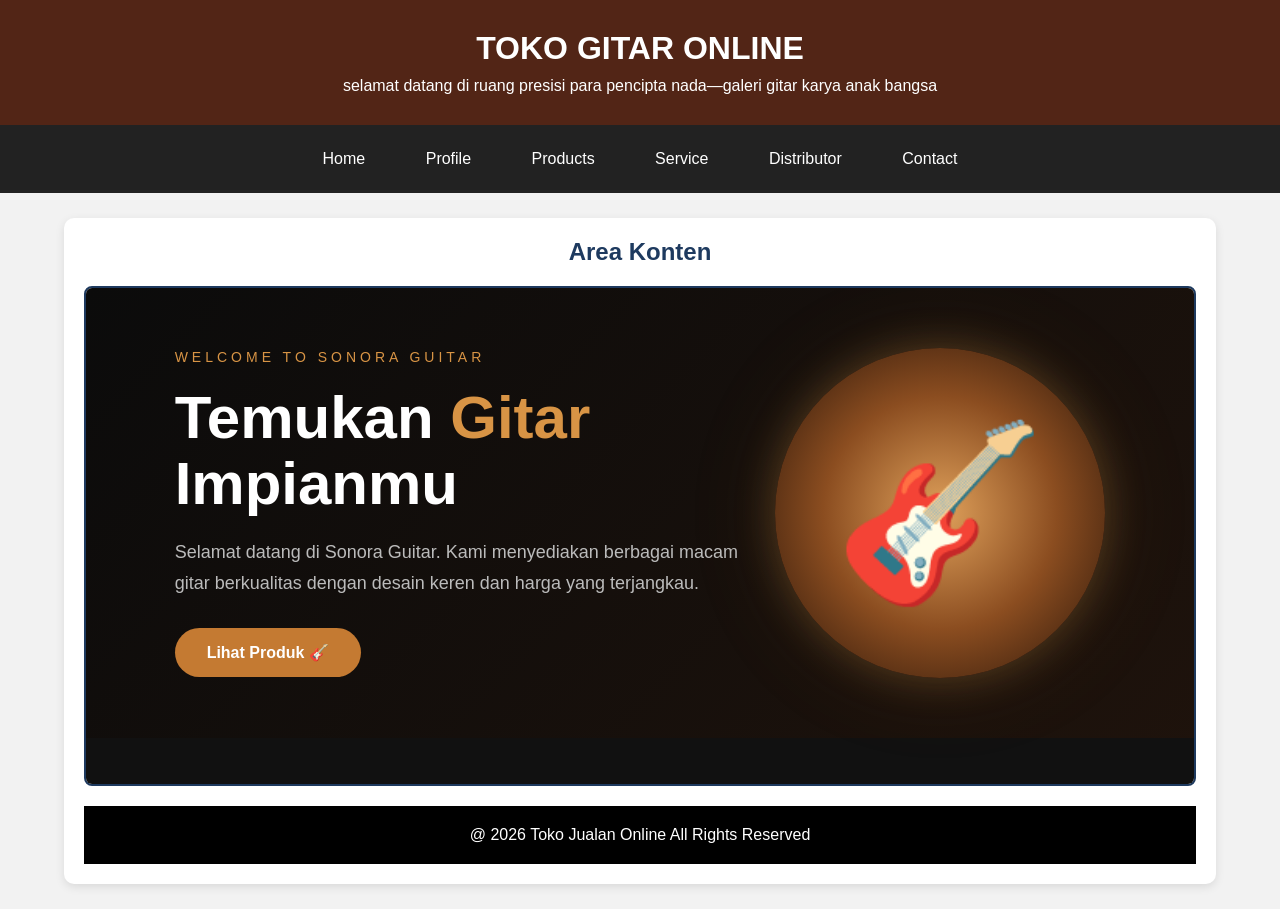
<file: index.html>
<html>
<head>

   <title> SONORA GUITAR || Index </title>

   <!-- Menghubungkan CSS -->
   <link rel="stylesheet" href="style.css">
</head>

<body>
 
   <!-- HEADER -->
   <header>
       <h1>TOKO GITAR ONLINE</h1>
       <p>selamat datang di ruang presisi para pencipta nada—galeri gitar karya anak bangsa</p>
   </header>
   <!-- MENU NAVIGASI -->
   <nav>
       <a href="home.html" target="konten">Home</a>
        <a href="profile.html" target="konten">Profile</a>  
        <a href="Products.html" target="konten">Products</a>
        <a href="service.html" target="konten">Service</a>
        <a href="distributor.html" target="konten">Distributor</a>   
        <a href="contact.html" target="konten">Contact</a>
   </nav>

   <!-- KONTEN -->
   <main>
    
       <h2>Area Konten</h2>
       <iframe 
           src="home.html"
           name="konten"
           title="Area Konten Website">
       </iframe>
        
       <!-- FOOTER -->
       <footer>
            <p>@ 2026 Toko Jualan Online All Rights Reserved</p>
</head>
</html>
</file>
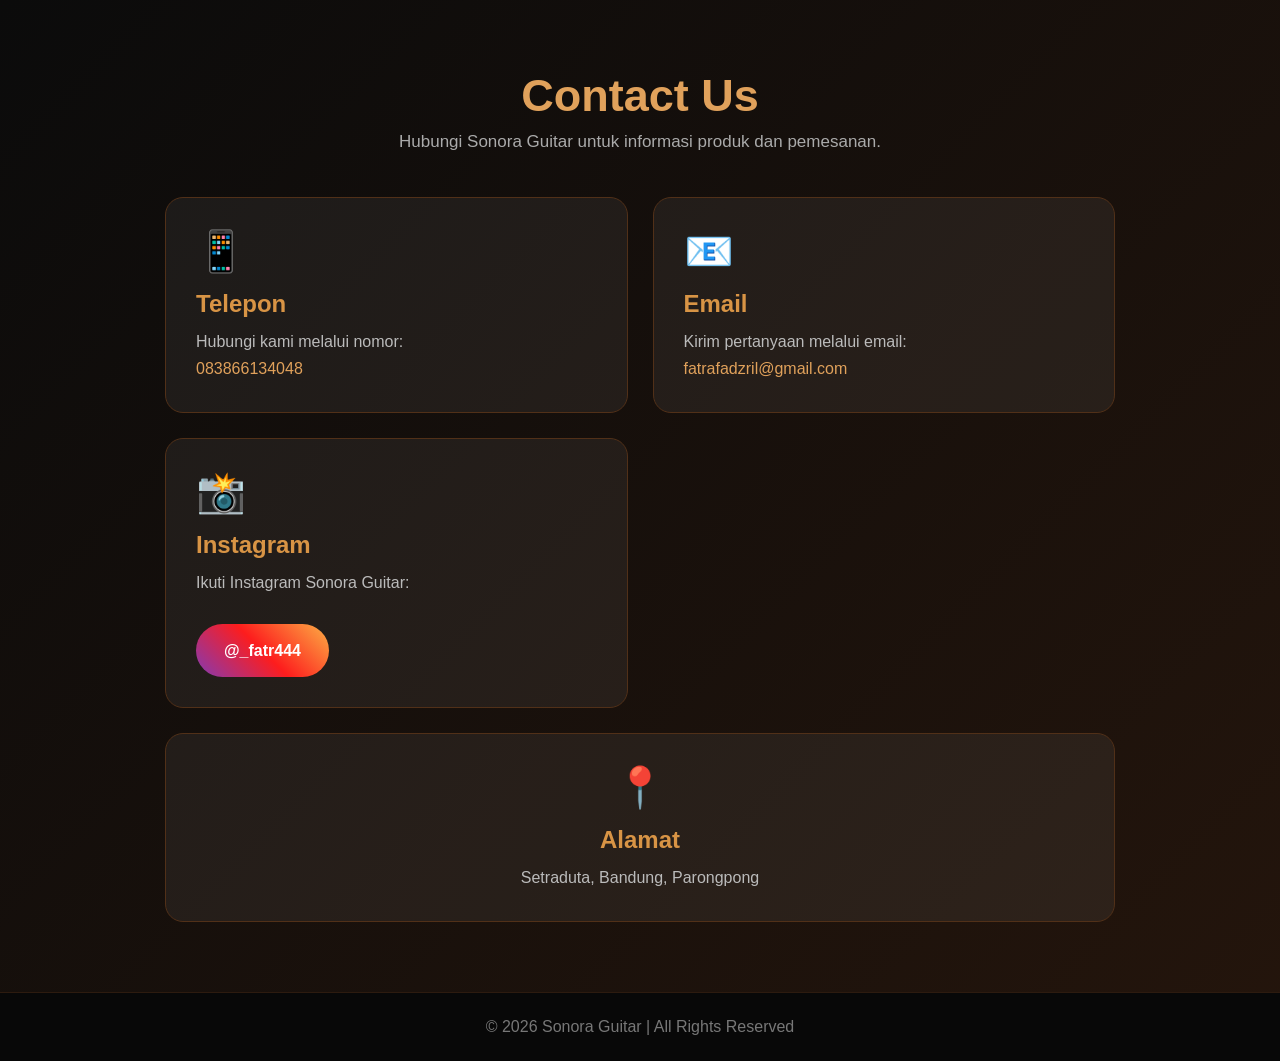
<file: contact.html>
<html>
<head>
    <title>Contact - Sonora Guitar</title>

    <style>
        * {
            margin: 0;
            padding: 0;
            box-sizing: border-box;
            font-family: Arial, sans-serif;
        }

        body {
            background: linear-gradient(135deg, #0b0b0b, #24150c);
            color: white;
        }

        .contact {
            padding: 70px 8%;
            text-align: center;
            min-height: 90vh;
        }

        .contact h1 {
            font-size: 45px;
            color: #e0a15b;
            margin-bottom: 10px;
        }

        .contact > p {
            color: #aaa;
            margin-bottom: 45px;
            font-size: 17px;
        }

        .contact-container {
            max-width: 950px;
            margin: auto;
            display: grid;
            grid-template-columns: repeat(2, 1fr);
            gap: 25px;
        }

        .card {
            background: rgba(255,255,255,0.06);
            border: 1px solid #513018;
            border-radius: 18px;
            padding: 30px;
            text-align: left;
            transition: 0.3s;
        }

        .card:hover {
            transform: translateY(-8px);
            border-color: #d89445;
            box-shadow: 0 15px 30px rgba(216,148,69,0.15);
        }

        .icon {
            font-size: 40px;
            margin-bottom: 15px;
        }

        .card h2 {
            color: #d89445;
            margin-bottom: 10px;
        }

        .card p {
            color: #bbb;
            line-height: 1.7;
        }

        .card a {
            color: #e0a15b;
            text-decoration: none;
            word-break: break-word;
        }

        .card a:hover {
            color: white;
        }

        .address {
            grid-column: span 2;
            text-align: center;
        }

        .social {
            margin-top: 40px;
        }

        .social h2 {
            color: #e0a15b;
            margin-bottom: 20px;
        }

        .instagram {
            display: inline-block;
            padding: 13px 28px;
            background: linear-gradient(45deg, #833ab4, #fd1d1d, #fcb045);
            color: white !important;
            border-radius: 30px;
            font-weight: bold;
            transition: 0.3s;
        }

        .instagram:hover {
            transform: scale(1.05);
            box-shadow: 0 10px 25px rgba(253,29,29,0.25);
        }

        footer {
            background: #080808;
            padding: 25px;
            text-align: center;
            color: #777;
            border-top: 1px solid #2d1b0f;
        }

        @media (max-width: 768px) {
            .contact h1 {
                font-size: 35px;
            }

            .contact-container {
                grid-template-columns: 1fr;
            }

            .address {
                grid-column: span 1;
            }
        }
    </style>
</head>

<body>

    <section class="contact">

        <h1>Contact Us</h1>

        <p>
            Hubungi Sonora Guitar untuk informasi produk dan pemesanan.
        </p>

        <div class="contact-container">

            <div class="card">
                <div class="icon">📱</div>

                <h2>Telepon</h2>

                <p>
                    Hubungi kami melalui nomor:
                    <br>
                    <a href="tel:083866134048">
                        083866134048
                    </a>
                </p>
            </div>


            <div class="card">
                <div class="icon">📧</div>

                <h2>Email</h2>

                <p>
                    Kirim pertanyaan melalui email:
                    <br>
                    <a href="mailto:fatrafadzril@gmail.com">
                        fatrafadzril@gmail.com
                    </a>
                </p>
            </div>


            <div class="card">
                <div class="icon">📸</div>

                <h2>Instagram</h2>

                <p>
                    Ikuti Instagram Sonora Guitar:
                    <br><br>

                    <a
                        href="https://instagram.com/_fatr444"
                        target="_blank"
                        class="instagram">
                        @_fatr444
                    </a>
                </p>
            </div>


            <div class="card address">
                <div class="icon">📍</div>

                <h2>Alamat</h2>

                <p>
                    Setraduta, Bandung, Parongpong
                </p>
            </div>

        </div>

    </section>


    <footer>
        <p>
            © 2026 Sonora Guitar | All Rights Reserved
        </p>
    </footer>

</body>
</html>
</file>
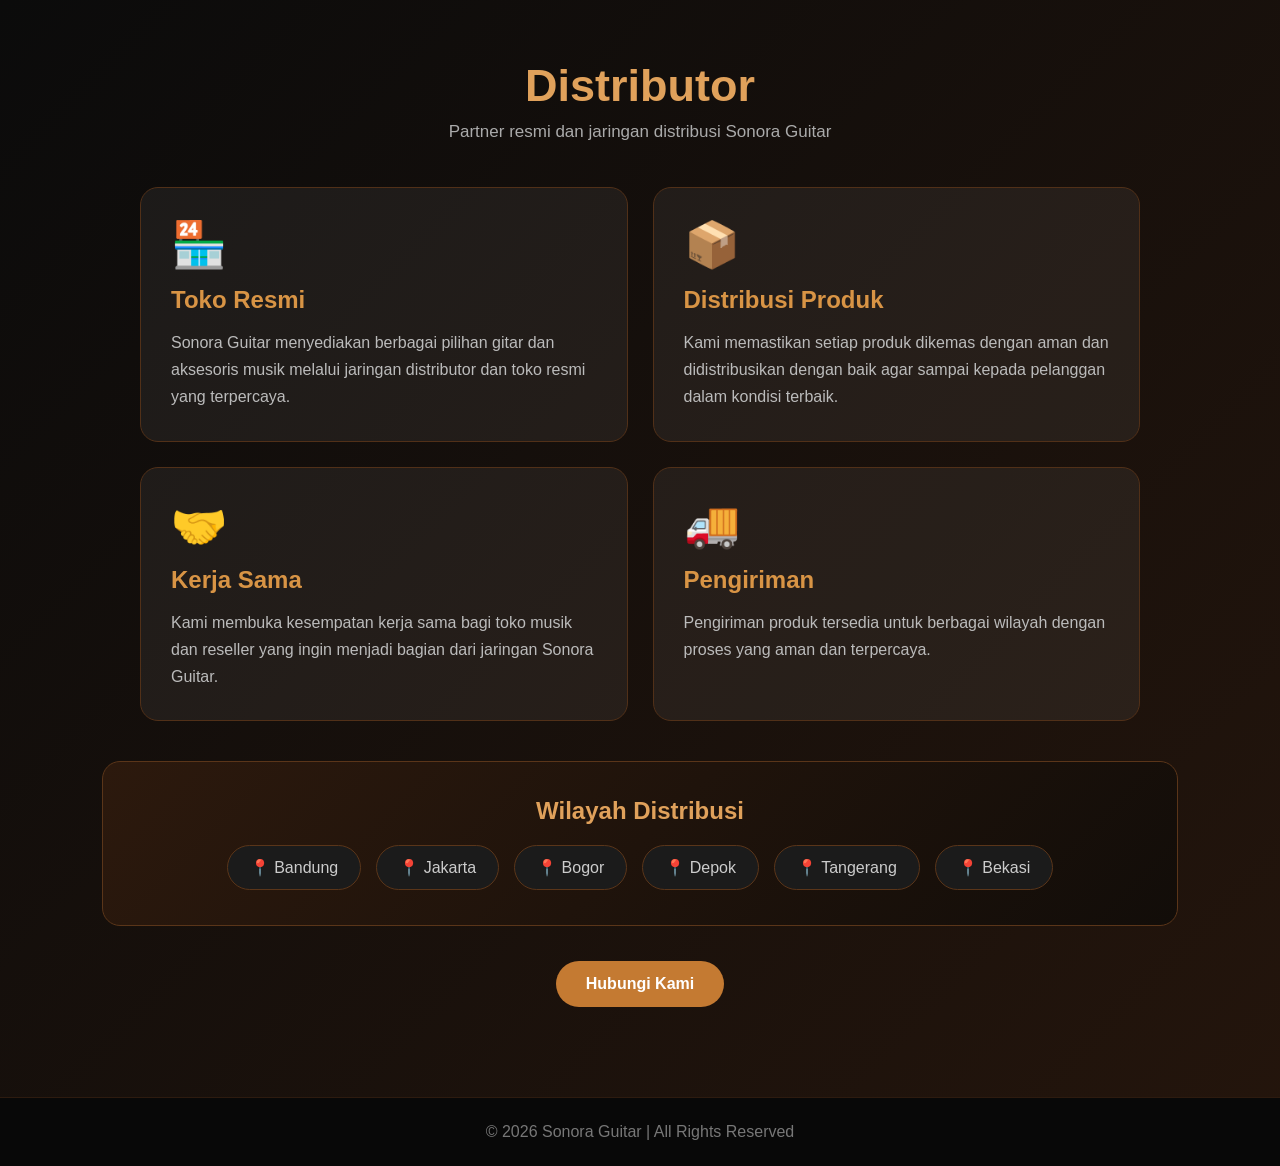
<file: distributor.html>
<html>
<head>
    <title>Distributor - Sonora Guitar</title>

    <style>
        * {
            margin: 0;
            padding: 0;
            box-sizing: border-box;
            font-family: Arial, sans-serif;
        }

        body {
            background: linear-gradient(135deg, #0b0b0b, #24150c);
            color: white;
        }

        .distributor {
            padding: 60px 8%;
            text-align: center;
        }

        .distributor h1 {
            font-size: 45px;
            color: #e0a15b;
            margin-bottom: 10px;
        }

        .subtitle {
            color: #aaa;
            font-size: 17px;
            margin-bottom: 45px;
        }

        /* CARD CONTAINER */
        .container {
            max-width: 1000px;
            margin: auto;
            display: grid;
            grid-template-columns: repeat(2, 1fr);
            gap: 25px;
        }

        /* CARD */
        .card {
            background: rgba(255,255,255,0.06);
            border: 1px solid #513018;
            border-radius: 18px;
            padding: 30px;
            text-align: left;
            transition: 0.3s;
        }

        .card:hover {
            transform: translateY(-8px);
            border-color: #d89445;
            box-shadow: 0 15px 30px rgba(216,148,69,0.15);
        }

        .icon {
            font-size: 45px;
            margin-bottom: 15px;
        }

        .card h2 {
            color: #d89445;
            margin-bottom: 15px;
        }

        .card p {
            color: #bbb;
            line-height: 1.7;
        }

        /* WILAYAH */
        .wilayah {
            margin-top: 40px;
            padding: 35px;
            background: linear-gradient(135deg, #2c190d, #120d09);
            border: 1px solid #5a3519;
            border-radius: 18px;
        }

        .wilayah h2 {
            color: #e0a15b;
            margin-bottom: 20px;
        }

        .wilayah-list {
            display: flex;
            justify-content: center;
            gap: 15px;
            flex-wrap: wrap;
        }

        .wilayah-item {
            padding: 12px 22px;
            background: #1b1b1b;
            border: 1px solid #5a3519;
            border-radius: 25px;
            color: #ccc;
            transition: 0.3s;
        }

        .wilayah-item:hover {
            background: #c47a32;
            color: white;
            transform: scale(1.05);
        }

        /* BUTTON */
        .button {
            display: inline-block;
            margin-top: 35px;
            padding: 14px 30px;
            background: #c47a32;
            color: white;
            text-decoration: none;
            border-radius: 30px;
            font-weight: bold;
            transition: 0.3s;
        }

        .button:hover {
            background: #e09a50;
            transform: translateY(-4px);
            box-shadow: 0 10px 25px rgba(216,148,69,0.25);
        }

        /* FOOTER */
        footer {
            background: #080808;
            padding: 25px;
            text-align: center;
            color: #777;
            margin-top: 30px;
            border-top: 1px solid #2d1b0f;
        }

        /* RESPONSIVE */
        @media (max-width: 768px) {

            .distributor h1 {
                font-size: 35px;
            }

            .container {
                grid-template-columns: 1fr;
            }

            .card {
                text-align: center;
            }
        }
    </style>
</head>

<body>

    <section class="distributor">

        <h1>Distributor</h1>

        <p class="subtitle">
            Partner resmi dan jaringan distribusi Sonora Guitar
        </p>


        <!-- INFORMASI -->
        <div class="container">

            <div class="card">

                <div class="icon">🏪</div>

                <h2>Toko Resmi</h2>

                <p>
                    Sonora Guitar menyediakan berbagai pilihan
                    gitar dan aksesoris musik melalui jaringan
                    distributor dan toko resmi yang terpercaya.
                </p>

            </div>


            <div class="card">

                <div class="icon">📦</div>

                <h2>Distribusi Produk</h2>

                <p>
                    Kami memastikan setiap produk dikemas dengan
                    aman dan didistribusikan dengan baik agar
                    sampai kepada pelanggan dalam kondisi terbaik.
                </p>

            </div>


            <div class="card">

                <div class="icon">🤝</div>

                <h2>Kerja Sama</h2>

                <p>
                    Kami membuka kesempatan kerja sama bagi toko
                    musik dan reseller yang ingin menjadi bagian
                    dari jaringan Sonora Guitar.
                </p>

            </div>


            <div class="card">

                <div class="icon">🚚</div>

                <h2>Pengiriman</h2>

                <p>
                    Pengiriman produk tersedia untuk berbagai
                    wilayah dengan proses yang aman dan
                    terpercaya.
                </p>

            </div>

        </div>


        <!-- WILAYAH -->
        <div class="wilayah">

            <h2>Wilayah Distribusi</h2>

            <div class="wilayah-list">

                <div class="wilayah-item">
                    📍 Bandung
                </div>

                <div class="wilayah-item">
                    📍 Jakarta
                </div>

                <div class="wilayah-item">
                    📍 Bogor
                </div>

                <div class="wilayah-item">
                    📍 Depok
                </div>

                <div class="wilayah-item">
                    📍 Tangerang
                </div>

                <div class="wilayah-item">
                    📍 Bekasi
                </div>

            </div>

        </div>


        <a href="contact.html" target="konten" class="button">
            Hubungi Kami
        </a>

    </section>


    <footer>
        <p>
            © 2026 Sonora Guitar | All Rights Reserved
        </p>
    </footer>

</body>
</html>
</file>
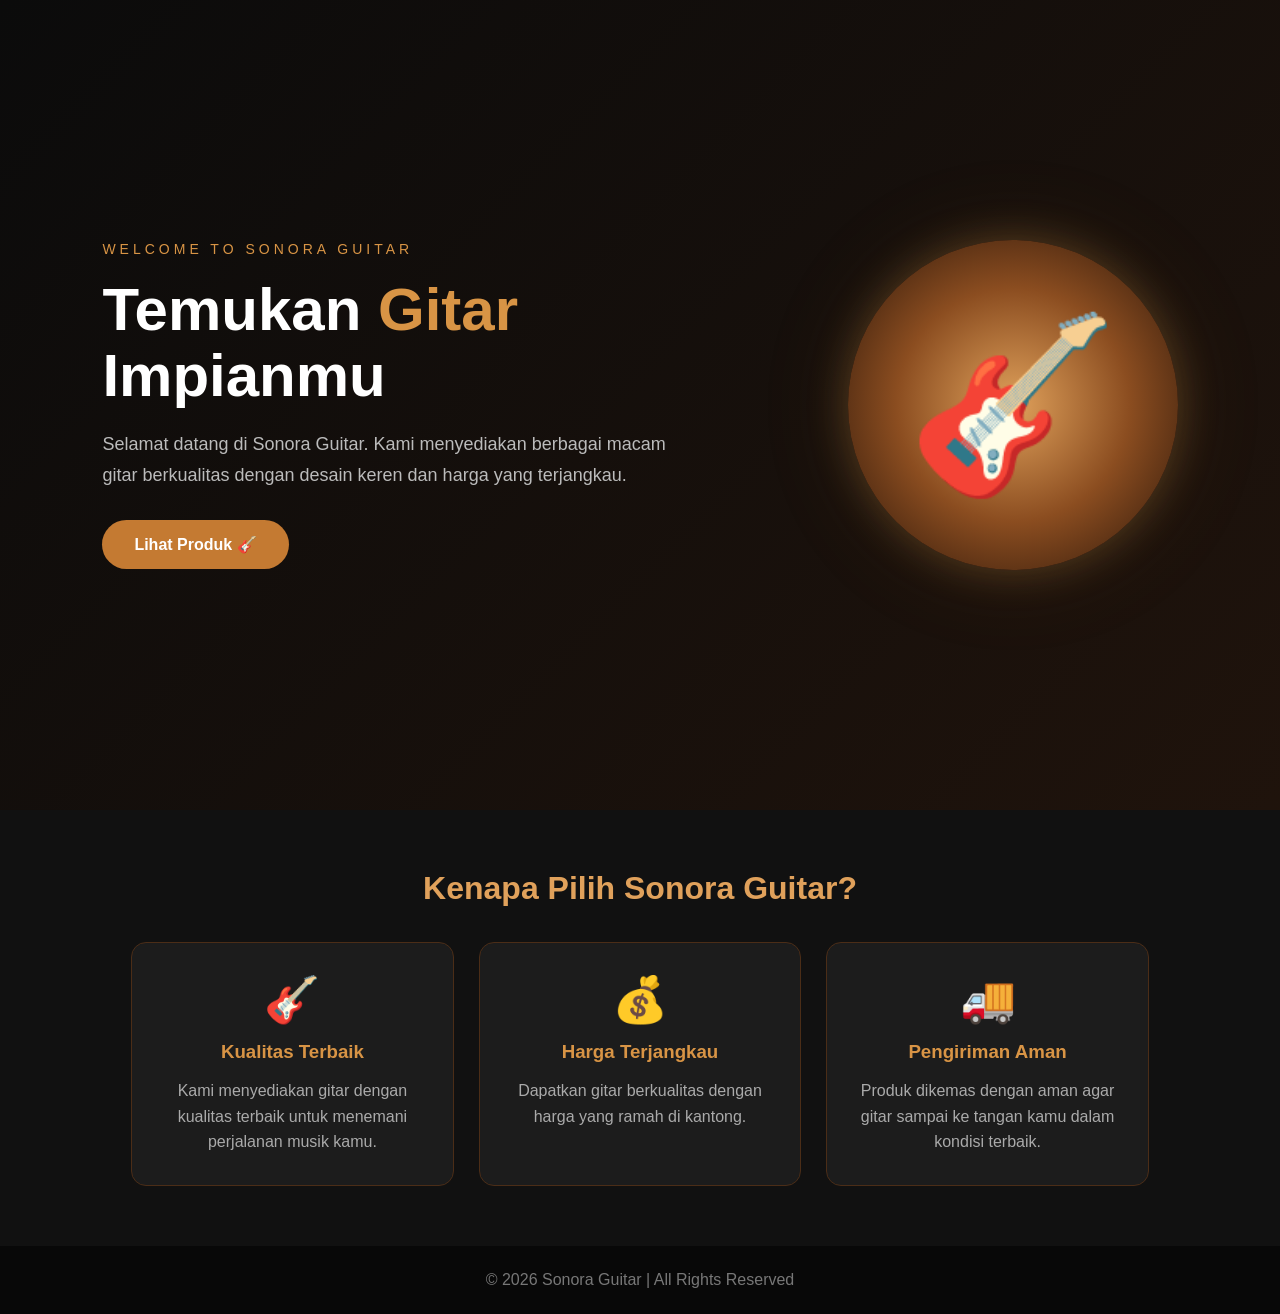
<file: home.html>
<html>
<head>
    <title>Home - Fatra Guitar</title>

    <style>
        * {
            margin: 0;
            padding: 0;
            box-sizing: border-box;
            font-family: Arial, sans-serif;
        }

        body {
            background: linear-gradient(135deg, #0b0b0b, #24150c);
            color: white;
        }

        .hero {
            min-height: 90vh;
            display: flex;
            align-items: center;
            justify-content: space-between;
            padding: 60px 8%;
        }

        .text {
            max-width: 600px;
        }

        .text small {
            color: #d89445;
            letter-spacing: 4px;
            font-size: 14px;
        }

        .text h1 {
            font-size: 60px;
            margin: 20px 0;
            line-height: 1.1;
        }

        .text h1 span {
            color: #d89445;
        }

        .text p {
            color: #bbb;
            font-size: 18px;
            line-height: 1.7;
            margin-bottom: 30px;
        }

        .button {
            display: inline-block;
            padding: 15px 32px;
            background: #c47a32;
            color: white;
            text-decoration: none;
            border-radius: 30px;
            font-weight: bold;
            transition: 0.3s;
        }

        .button:hover {
            background: #e09a50;
            transform: translateY(-5px);
            box-shadow: 0 10px 25px rgba(216,148,69,0.3);
        }

        .guitar {
            width: 330px;
            height: 330px;
            border-radius: 50%;
            background: radial-gradient(
                circle,
                #e0a15b,
                #8b4d20,
                #251208
            );

            display: flex;
            align-items: center;
            justify-content: center;

            font-size: 170px;

            box-shadow:
                0 0 40px rgba(216,148,69,0.3),
                0 0 100px rgba(216,148,69,0.1);

            animation: melayang 3s infinite ease-in-out;
        }

        @keyframes melayang {
            0%, 100% {
                transform: translateY(0);
            }

            50% {
                transform: translateY(-15px);
            }
        }

        .features {
            background: #111;
            padding: 60px 8%;
            text-align: center;
        }

        .features h2 {
            color: #e0a15b;
            font-size: 32px;
            margin-bottom: 35px;
        }

        .cards {
            display: flex;
            justify-content: center;
            gap: 25px;
        }

        .card {
            width: 30%;
            padding: 30px 20px;
            background: #1c1c1c;
            border-radius: 15px;
            border: 1px solid #4b2d17;
            transition: 0.3s;
        }

        .card:hover {
            transform: translateY(-10px);
            border-color: #d89445;
            box-shadow: 0 10px 30px rgba(216,148,69,0.15);
        }

        .card h3 {
            color: #d89445;
            margin: 15px 0;
        }

        .card p {
            color: #aaa;
            line-height: 1.6;
        }

        .icon {
            font-size: 45px;
        }

        footer {
            background: #080808;
            padding: 25px;
            text-align: center;
            color: #777;
        }

        @media (max-width: 768px) {
            .hero {
                flex-direction: column;
                text-align: center;
                gap: 50px;
            }

            .text h1 {
                font-size: 42px;
            }

            .guitar {
                width: 250px;
                height: 250px;
                font-size: 120px;
            }

            .cards {
                flex-direction: column;
            }

            .card {
                width: 100%;
            }
        }
    </style>
</head>

<body>

    <!-- HOME -->
    <section class="hero">

        <div class="text">

            <small>WELCOME TO SONORA GUITAR</small>

            <h1>
                Temukan <span>Gitar</span><br>
                Impianmu
            </h1>

            <p>
                Selamat datang di Sonora Guitar.
                Kami menyediakan berbagai macam gitar
                berkualitas dengan desain keren dan
                harga yang terjangkau.
            </p>

            <a href="Products.html" target="konten" class="button">
                Lihat Produk 🎸
            </a>

        </div>

        <div class="guitar">
            🎸
        </div>

    </section>


    <!-- KEUNGGULAN -->
    <section class="features">

        <h2>Kenapa Pilih Sonora Guitar?</h2>

        <div class="cards">

            <div class="card">
                <div class="icon">🎸</div>

                <h3>Kualitas Terbaik</h3>

                <p>
                    Kami menyediakan gitar dengan
                    kualitas terbaik untuk menemani
                    perjalanan musik kamu.
                </p>
            </div>


            <div class="card">
                <div class="icon">💰</div>

                <h3>Harga Terjangkau</h3>

                <p>
                    Dapatkan gitar berkualitas dengan
                    harga yang ramah di kantong.
                </p>
            </div>


            <div class="card">
                <div class="icon">🚚</div>

                <h3>Pengiriman Aman</h3>

                <p>
                    Produk dikemas dengan aman agar
                    gitar sampai ke tangan kamu
                    dalam kondisi terbaik.
                </p>
            </div>

        </div>

    </section>


    <footer>
        <p>
            © 2026 Sonora Guitar | All Rights Reserved
        </p>
    </footer>

</body>
</html>
</file>
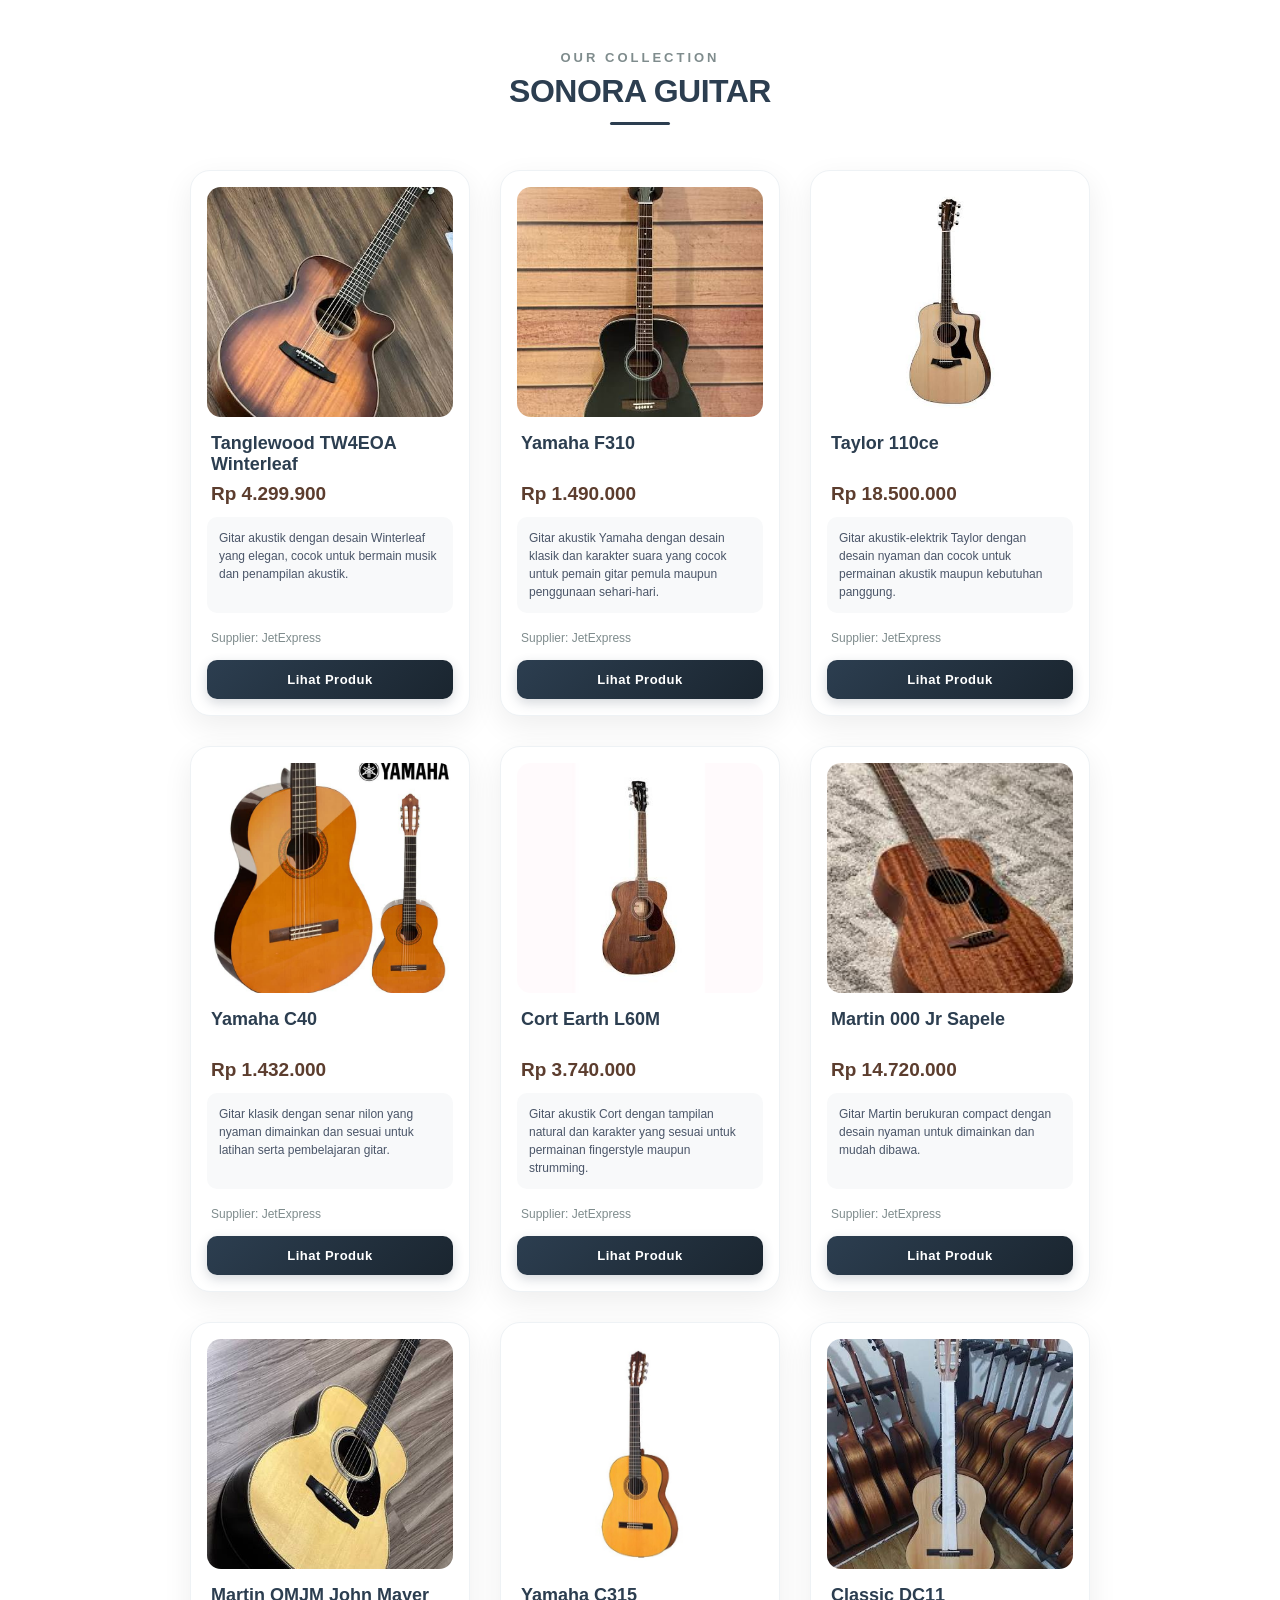
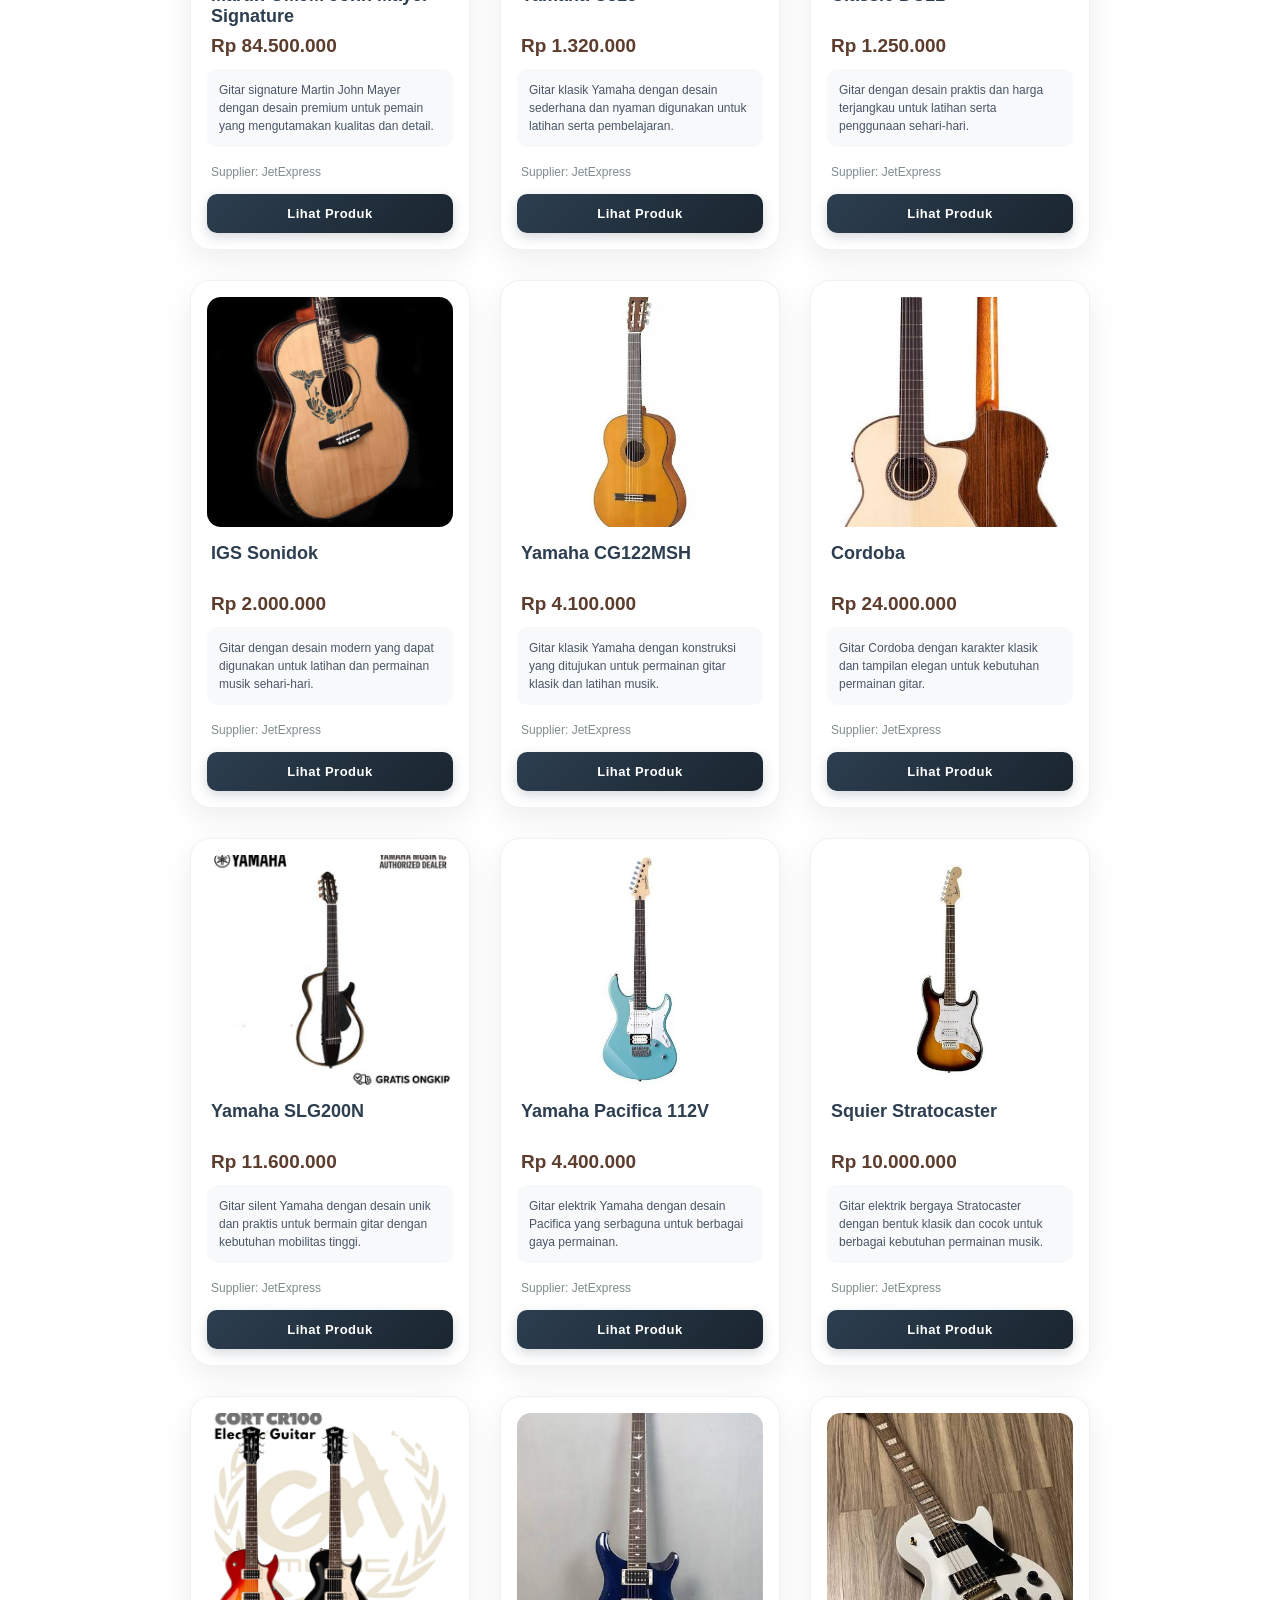
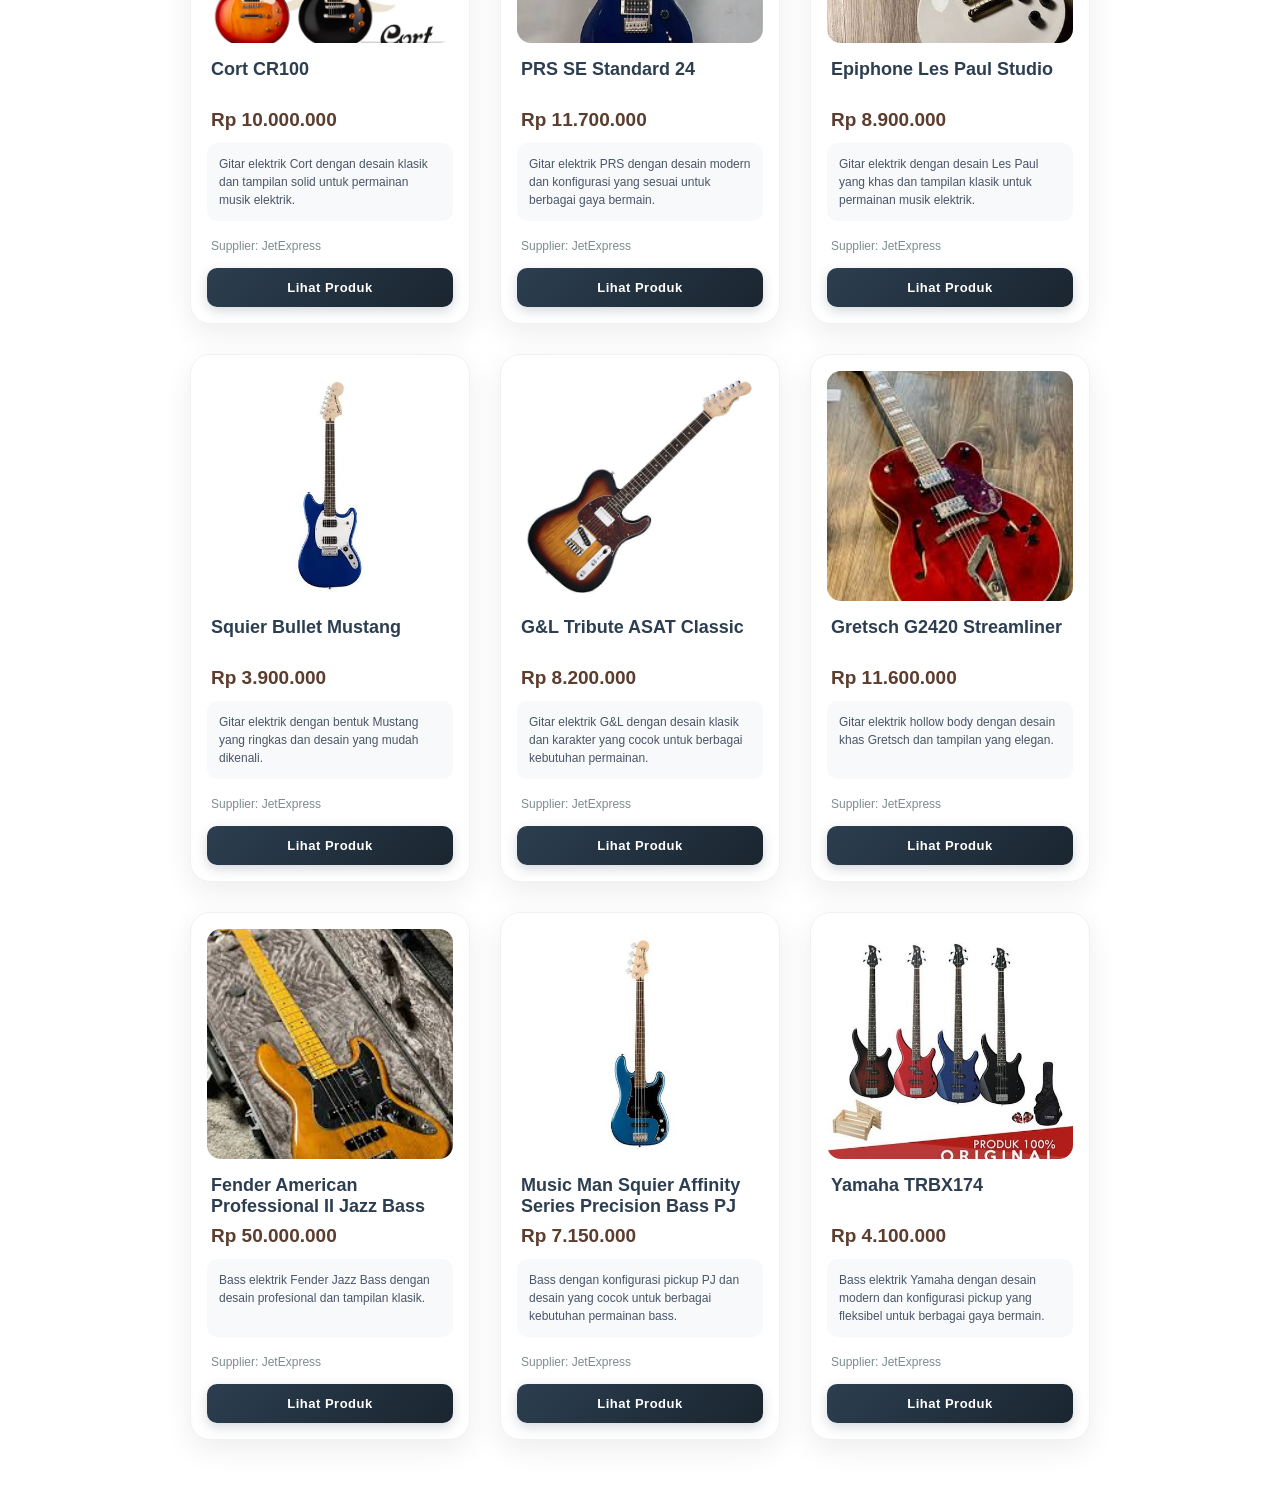
<file: Products.html>
<!DOCTYPE html>
<html lang="id">
<head>
    <meta charset="UTF-8">
    <meta name="viewport" content="width=device-width, initial-scale=1.0">
    <title>Situs Sonora Guitar</title>

    <style>
        * {
            box-sizing: border-box;
            margin: 0;
            padding: 0;
        }

        body {
            background-color: #ffffff;
            font-family: 'Montserrat', 'Segoe UI', sans-serif;
            text-align: center;
            padding: 50px 20px;
            color: #2c3e50;
        }

        .header-container {
            margin-bottom: 45px;
        }

        .sub-judul {
            color: #7f8c8d;
            font-size: 13px;
            font-weight: 600;
            letter-spacing: 3px;
            text-transform: uppercase;
            margin-bottom: 8px;
        }

        .judul-halaman {
            color: #2c3e50;
            font-size: 32px;
            font-weight: 700;
            letter-spacing: -0.5px;
        }

        .garis-penghias {
            width: 60px;
            height: 3px;
            background: #2c3e50;
            margin: 12px auto 0;
            border-radius: 2px;
        }

        .product-container {
            display: flex;
            flex-wrap: wrap;
            justify-content: center;
            gap: 30px;
            max-width: 1140px;
            margin: auto;
        }

        .product-card {
            background-color: #ffffff;
            width: 280px;
            padding: 16px;
            border-radius: 20px;
            box-shadow: 0px 10px 30px rgba(0, 0, 0, 0.07);
            display: flex;
            flex-direction: column;
            justify-content: space-between;
            text-align: left;
            transition: all 0.35s ease;
            border: 1px solid #eef2f5;
        }

        .product-card:hover {
            transform: translateY(-8px);
            box-shadow: 0px 18px 40px rgba(0, 0, 0, 0.12);
            border-color: rgba(44, 62, 80, 0.2);
        }

        .img-box {
            width: 100%;
            height: 230px;
            border-radius: 14px;
            overflow: hidden;
            margin-bottom: 16px;
            position: relative;
            background-color: #f5f5f5;
        }

        .product-card img {
            width: 100%;
            height: 100%;
            object-fit: cover;
            transition: transform 0.5s ease;
        }

        .product-card:hover img {
            transform: scale(1.06);
        }

        .product-card h3 {
            color: #2c3e50;
            font-size: 18px;
            font-weight: 600;
            margin-bottom: 6px;
            padding: 0 4px;
            min-height: 44px;
        }

        .price {
            color: #5c3d2e;
            font-weight: 700;
            font-size: 19px;
            margin-bottom: 12px;
            padding: 0 4px;
        }

        .description {
            color: #4a5568;
            font-size: 12px;
            background-color: #f8f9fa;
            padding: 12px;
            border-radius: 10px;
            margin-bottom: 18px;
            line-height: 1.5;
            flex-grow: 1;
            font-weight: 400;
        }

        .supplier {
            color: #7f8c8d;
            font-size: 12px;
            margin-bottom: 15px;
            padding: 0 4px;
        }

        .btn-buy {
            display: block;
            background: linear-gradient(135deg, #2c3e50, #1a252f);
            color: #ffffff;
            border: none;
            padding: 12px;
            border-radius: 10px;
            font-weight: 600;
            cursor: pointer;
            font-size: 13px;
            transition: all 0.3s ease;
            width: 100%;
            text-align: center;
            letter-spacing: 0.5px;
            text-decoration: none;
            box-shadow: 0 4px 12px rgba(44, 62, 80, 0.2);
        }

        .btn-buy:hover {
            background: linear-gradient(135deg, #1a252f, #0f171e);
            box-shadow: 0 6px 16px rgba(44, 62, 80, 0.35);
        }

        .btn-buy:active {
            transform: scale(0.98);
        }

        @media (max-width: 600px) {
            body {
                padding: 35px 15px;
            }

            .judul-halaman {
                font-size: 26px;
            }

            .product-container {
                gap: 20px;
            }

            .product-card {
                width: 100%;
                max-width: 340px;
            }
        }
    </style>
</head>

<body>

<div class="header-container">
    <div class="sub-judul">OUR COLLECTION</div>
    <h1 class="judul-halaman">SONORA GUITAR</h1>
    <div class="garis-penghias"></div>
</div>

<div class="product-container">

    <!-- Produk 1 -->
    <div class="product-card">
        <div class="img-box">
            <img src="winter.jpg" alt="Tanglewood TW4EOA Winterleaf">
        </div>
        <h3>Tanglewood TW4EOA Winterleaf</h3>
        <p class="price">Rp 4.299.900</p>
        <p class="description">
            Gitar akustik dengan desain Winterleaf yang elegan, cocok untuk bermain musik dan penampilan akustik.
        </p>
        <p class="supplier">Supplier: JetExpress</p>
        <a class="btn-buy" href="https://share.google/ZUczeq22jrNfUhyXF" target="_blank">
            Lihat Produk
        </a>
    </div>

    <!-- Produk 2 -->
    <div class="product-card">
        <div class="img-box">
            <img src="f310.jpg" alt="Yamaha F310">
        </div>
        <h3>Yamaha F310</h3>
        <p class="price">Rp 1.490.000</p>
        <p class="description">
            Gitar akustik Yamaha dengan desain klasik dan karakter suara yang cocok untuk pemain gitar pemula maupun penggunaan sehari-hari.
        </p>
        <p class="supplier">Supplier: JetExpress</p>
        <a class="btn-buy" href="https://share.google/JX0kqTWBLhdRhn2ho" target="_blank">
            Lihat Produk
        </a>
    </div>

    <!-- Produk 3 -->
    <div class="product-card">
        <div class="img-box">
            <img src="110ce.jpg" alt="Taylor 110ce">
        </div>
        <h3>Taylor 110ce</h3>
        <p class="price">Rp 18.500.000</p>
        <p class="description">
            Gitar akustik-elektrik Taylor dengan desain nyaman dan cocok untuk permainan akustik maupun kebutuhan panggung.
        </p>
        <p class="supplier">Supplier: JetExpress</p>
        <a class="btn-buy" href="https://share.google/9E2qV3miW6awn8nz3" target="_blank">
            Lihat Produk
        </a>
    </div>

    <!-- Produk 4 -->
    <div class="product-card">
        <div class="img-box">
            <img src="c40.jpg" alt="Yamaha C40">
        </div>
        <h3>Yamaha C40</h3>
        <p class="price">Rp 1.432.000</p>
        <p class="description">
            Gitar klasik dengan senar nilon yang nyaman dimainkan dan sesuai untuk latihan serta pembelajaran gitar.
        </p>
        <p class="supplier">Supplier: JetExpress</p>
        <a class="btn-buy" href="https://share.google/fnJ4xLYhOBPIToDl8" target="_blank">
            Lihat Produk
        </a>
    </div>

    <!-- Produk 5 -->
    <div class="product-card">
        <div class="img-box">
            <img src="l60m.jpg" alt="Cort Earth L60M">
        </div>
        <h3>Cort Earth L60M</h3>
        <p class="price">Rp 3.740.000</p>
        <p class="description">
            Gitar akustik Cort dengan tampilan natural dan karakter yang sesuai untuk permainan fingerstyle maupun strumming.
        </p>
        <p class="supplier">Supplier: JetExpress</p>
        <a class="btn-buy" href="https://share.google/xblxDPNJsh1SljJDJ" target="_blank">
            Lihat Produk
        </a>
    </div>

    <!-- Produk 6 -->
    <div class="product-card">
        <div class="img-box">
            <img src="martin.jpg" alt="Martin 000 Jr Sapele">
        </div>
        <h3>Martin 000 Jr Sapele</h3>
        <p class="price">Rp 14.720.000</p>
        <p class="description">
            Gitar Martin berukuran compact dengan desain nyaman untuk dimainkan dan mudah dibawa.
        </p>
        <p class="supplier">Supplier: JetExpress</p>
        <a class="btn-buy" href="https://share.google/0VGdfF4Nt8sZidc4X" target="_blank">
            Lihat Produk
        </a>
    </div>

    <!-- Produk 7 -->
    <div class="product-card">
        <div class="img-box">
            <img src="omjm.jpg" alt="Martin OMJM John Mayer Signature">
        </div>
        <h3>Martin OMJM John Mayer Signature</h3>
        <p class="price">Rp 84.500.000</p>
        <p class="description">
            Gitar signature Martin John Mayer dengan desain premium untuk pemain yang mengutamakan kualitas dan detail.
        </p>
        <p class="supplier">Supplier: JetExpress</p>
        <a class="btn-buy" href="https://share.google/AevAioV6INsfyFeVY" target="_blank">
            Lihat Produk
        </a>
    </div>

    <!-- Produk 8 -->
    <div class="product-card">
        <div class="img-box">
            <img src="c315.jpg" alt="Yamaha C315">
        </div>
        <h3>Yamaha C315</h3>
        <p class="price">Rp 1.320.000</p>
        <p class="description">
            Gitar klasik Yamaha dengan desain sederhana dan nyaman digunakan untuk latihan serta pembelajaran.
        </p>
        <p class="supplier">Supplier: JetExpress</p>
        <a class="btn-buy" href="https://share.google/c3RGDFxHZwsYs2tdB" target="_blank">
            Lihat Produk
        </a>
    </div>

    <!-- Produk 9 -->
    <div class="product-card">
        <div class="img-box">
            <img src="dc11.jpg" alt="Classic DC11">
        </div>
        <h3>Classic DC11</h3>
        <p class="price">Rp 1.250.000</p>
        <p class="description">
            Gitar dengan desain praktis dan harga terjangkau untuk latihan serta penggunaan sehari-hari.
        </p>
        <p class="supplier">Supplier: JetExpress</p>
        <a class="btn-buy" href="https://share.google/SIJfv7dVW83RhwqfU" target="_blank">
            Lihat Produk
        </a>
    </div>

    <!-- Produk 10 -->
    <div class="product-card">
        <div class="img-box">
            <img src="igs.jpg" alt="IGS Sonidok">
        </div>
        <h3>IGS Sonidok</h3>
        <p class="price">Rp 2.000.000</p>
        <p class="description">
            Gitar dengan desain modern yang dapat digunakan untuk latihan dan permainan musik sehari-hari.
        </p>
        <p class="supplier">Supplier: JetExpress</p>
        <a class="btn-buy" href="https://share.google/E8dbSvyidGzxYV5bE" target="_blank">
            Lihat Produk
        </a>
    </div>

    <!-- Produk 11 -->
    <div class="product-card">
        <div class="img-box">
            <img src="cg122.jpg" alt="Yamaha CG122MSH">
        </div>
        <h3>Yamaha CG122MSH</h3>
        <p class="price">Rp 4.100.000</p>
        <p class="description">
            Gitar klasik Yamaha dengan konstruksi yang ditujukan untuk permainan gitar klasik dan latihan musik.
        </p>
        <p class="supplier">Supplier: JetExpress</p>
        <a class="btn-buy" href="https://share.google/rXivkm7ffNdNf3f97" target="_blank">
            Lihat Produk
        </a>
    </div>

    <!-- Produk 12 -->
    <div class="product-card">
        <div class="img-box">
            <img src="cardoba.jpg" alt="Cordoba">
        </div>
        <h3>Cordoba</h3>
        <p class="price">Rp 24.000.000</p>
        <p class="description">
            Gitar Cordoba dengan karakter klasik dan tampilan elegan untuk kebutuhan permainan gitar.
        </p>
        <p class="supplier">Supplier: JetExpress</p>
        <a class="btn-buy" href="https://share.google/P4JXqavkXAPRNRZO7" target="_blank">
            Lihat Produk
        </a>
    </div>

    <!-- Produk 13 -->
    <div class="product-card">
        <div class="img-box">
            <img src="pytd.jpg" alt="Yamaha SLG200N">
        </div>
        <h3>Yamaha SLG200N</h3>
        <p class="price">Rp 11.600.000</p>
        <p class="description">
            Gitar silent Yamaha dengan desain unik dan praktis untuk bermain gitar dengan kebutuhan mobilitas tinggi.
        </p>
        <p class="supplier">Supplier: JetExpress</p>
        <a class="btn-buy" href="https://share.google/1iRrbO35eXX4yo2A5" target="_blank">
            Lihat Produk
        </a>
    </div>

    <!-- Produk 14 -->
    <div class="product-card">
        <div class="img-box">
            <img src="pac112.jpg" alt="Yamaha Pacifica 112V">
        </div>
        <h3>Yamaha Pacifica 112V</h3>
        <p class="price">Rp 4.400.000</p>
        <p class="description">
            Gitar elektrik Yamaha dengan desain Pacifica yang serbaguna untuk berbagai gaya permainan.
        </p>
        <p class="supplier">Supplier: JetExpress</p>
        <a class="btn-buy" href="https://share.google/b0DdCrsww8P7FaWuS" target="_blank">
            Lihat Produk
        </a>
    </div>

    <!-- Produk 15 -->
    <div class="product-card">
        <div class="img-box">
            <img src="bullet.jpg" alt="Squier Stratocaster">
        </div>
        <h3>Squier Stratocaster</h3>
        <p class="price">Rp 10.000.000</p>
        <p class="description">
            Gitar elektrik bergaya Stratocaster dengan bentuk klasik dan cocok untuk berbagai kebutuhan permainan musik.
        </p>
        <p class="supplier">Supplier: JetExpress</p>
        <a class="btn-buy" href="https://share.google/8mgVsxttowPmPpLnC" target="_blank">
            Lihat Produk
        </a>
    </div>

    <!-- Produk 16 -->
    <div class="product-card">
        <div class="img-box">
            <img src="cort.jpg" alt="Cort CR100">
        </div>
        <h3>Cort CR100</h3>
        <p class="price">Rp 10.000.000</p>
        <p class="description">
            Gitar elektrik Cort dengan desain klasik dan tampilan solid untuk permainan musik elektrik.
        </p>
        <p class="supplier">Supplier: JetExpress</p>
        <a class="btn-buy" href="https://share.google/tVXMUypAadyjmGZzW" target="_blank">
            Lihat Produk
        </a>
    </div>

    <!-- Produk 17 -->
    <div class="product-card">
        <div class="img-box">
            <img src="prs.jpg" alt="PRS SE Standard 24">
        </div>
        <h3>PRS SE Standard 24</h3>
        <p class="price">Rp 11.700.000</p>
        <p class="description">
            Gitar elektrik PRS dengan desain modern dan konfigurasi yang sesuai untuk berbagai gaya bermain.
        </p>
        <p class="supplier">Supplier: JetExpress</p>
        <a class="btn-buy" href="https://share.google/QwjaZJKte6G0oshp6" target="_blank">
            Lihat Produk
        </a>
    </div>

    <!-- Produk 18 -->
    <div class="product-card">
        <div class="img-box">
            <img src="paul.jpg" alt="Epiphone Les Paul Studio">
        </div>
        <h3>Epiphone Les Paul Studio</h3>
        <p class="price">Rp 8.900.000</p>
        <p class="description">
            Gitar elektrik dengan desain Les Paul yang khas dan tampilan klasik untuk permainan musik elektrik.
        </p>
        <p class="supplier">Supplier: JetExpress</p>
        <a class="btn-buy" href="https://share.google/L0TynxWGvDfWmI158" target="_blank">
            Lihat Produk
        </a>
    </div>

    <!-- Produk 19 -->
    <div class="product-card">
        <div class="img-box">
            <img src="mustang.jpg" alt="Squier Bullet Mustang">
        </div>
        <h3>Squier Bullet Mustang</h3>
        <p class="price">Rp 3.900.000</p>
        <p class="description">
            Gitar elektrik dengan bentuk Mustang yang ringkas dan desain yang mudah dikenali.
        </p>
        <p class="supplier">Supplier: JetExpress</p>
        <a class="btn-buy" href="https://share.google/mSHb3H6Wdqml4Gnyx" target="_blank">
            Lihat Produk
        </a>
    </div>

    <!-- Produk 20 -->
    <div class="product-card">
        <div class="img-box">
            <img src="gl.jpg" alt="G&L Tribute ASAT Classic">
        </div>
        <h3>G&amp;L Tribute ASAT Classic</h3>
        <p class="price">Rp 8.200.000</p>
        <p class="description">
            Gitar elektrik G&amp;L dengan desain klasik dan karakter yang cocok untuk berbagai kebutuhan permainan.
        </p>
        <p class="supplier">Supplier: JetExpress</p>
        <a class="btn-buy" href="https://share.google/hyZnnAlexK76R9MeK" target="_blank">
            Lihat Produk
        </a>
    </div>

    <!-- Produk 21 -->
    <div class="product-card">
        <div class="img-box">
            <img src="gre.jpg" alt="Gretsch G2420 Streamliner">
        </div>
        <h3>Gretsch G2420 Streamliner</h3>
        <p class="price">Rp 11.600.000</p>
        <p class="description">
            Gitar elektrik hollow body dengan desain khas Gretsch dan tampilan yang elegan.
        </p>
        <p class="supplier">Supplier: JetExpress</p>
        <a class="btn-buy" href="https://share.google/UMxn9RH0cxSRq74ed" target="_blank">
            Lihat Produk
        </a>
    </div>

    <!-- Produk 22 -->
    <div class="product-card">
        <div class="img-box">
            <img src="jazz.jpg" alt="Fender American Professional II Jazz Bass">
        </div>
        <h3>Fender American Professional II Jazz Bass</h3>
        <p class="price">Rp 50.000.000</p>
        <p class="description">
            Bass elektrik Fender Jazz Bass dengan desain profesional dan tampilan klasik.
        </p>
        <p class="supplier">Supplier: JetExpress</p>
        <a class="btn-buy" href="https://share.google/LIbdO5JBlZPerAyge" target="_blank">
            Lihat Produk
        </a>
    </div>

    <!-- Produk 23 -->
    <div class="product-card">
        <div class="img-box">
            <img src="pjb.jpg" alt="Music Man Squier Affinity Series Precision Bass PJ">
        </div>
        <h3>Music Man Squier Affinity Series Precision Bass PJ</h3>
        <p class="price">Rp 7.150.000</p>
        <p class="description">
            Bass dengan konfigurasi pickup PJ dan desain yang cocok untuk berbagai kebutuhan permainan bass.
        </p>
        <p class="supplier">Supplier: JetExpress</p>
        <a class="btn-buy" href="https://share.google/yyQQknFTvqOhBToYw" target="_blank">
            Lihat Produk
        </a>
    </div>

    <!-- Produk 24 -->
    <div class="product-card">
        <div class="img-box">
            <img src="trbx.jpg" alt="Yamaha TRBX174">
        </div>
        <h3>Yamaha TRBX174</h3>
        <p class="price">Rp 4.100.000</p>
        <p class="description">
            Bass elektrik Yamaha dengan desain modern dan konfigurasi pickup yang fleksibel untuk berbagai gaya bermain.
        </p>
        <p class="supplier">Supplier: JetExpress</p>
        <a class="btn-buy" href="https://share.google/uyQseXWDPdaYGCiZv" target="_blank">
            Lihat Produk
        </a>
    </div>

</div>

</body>
</html>
</file>
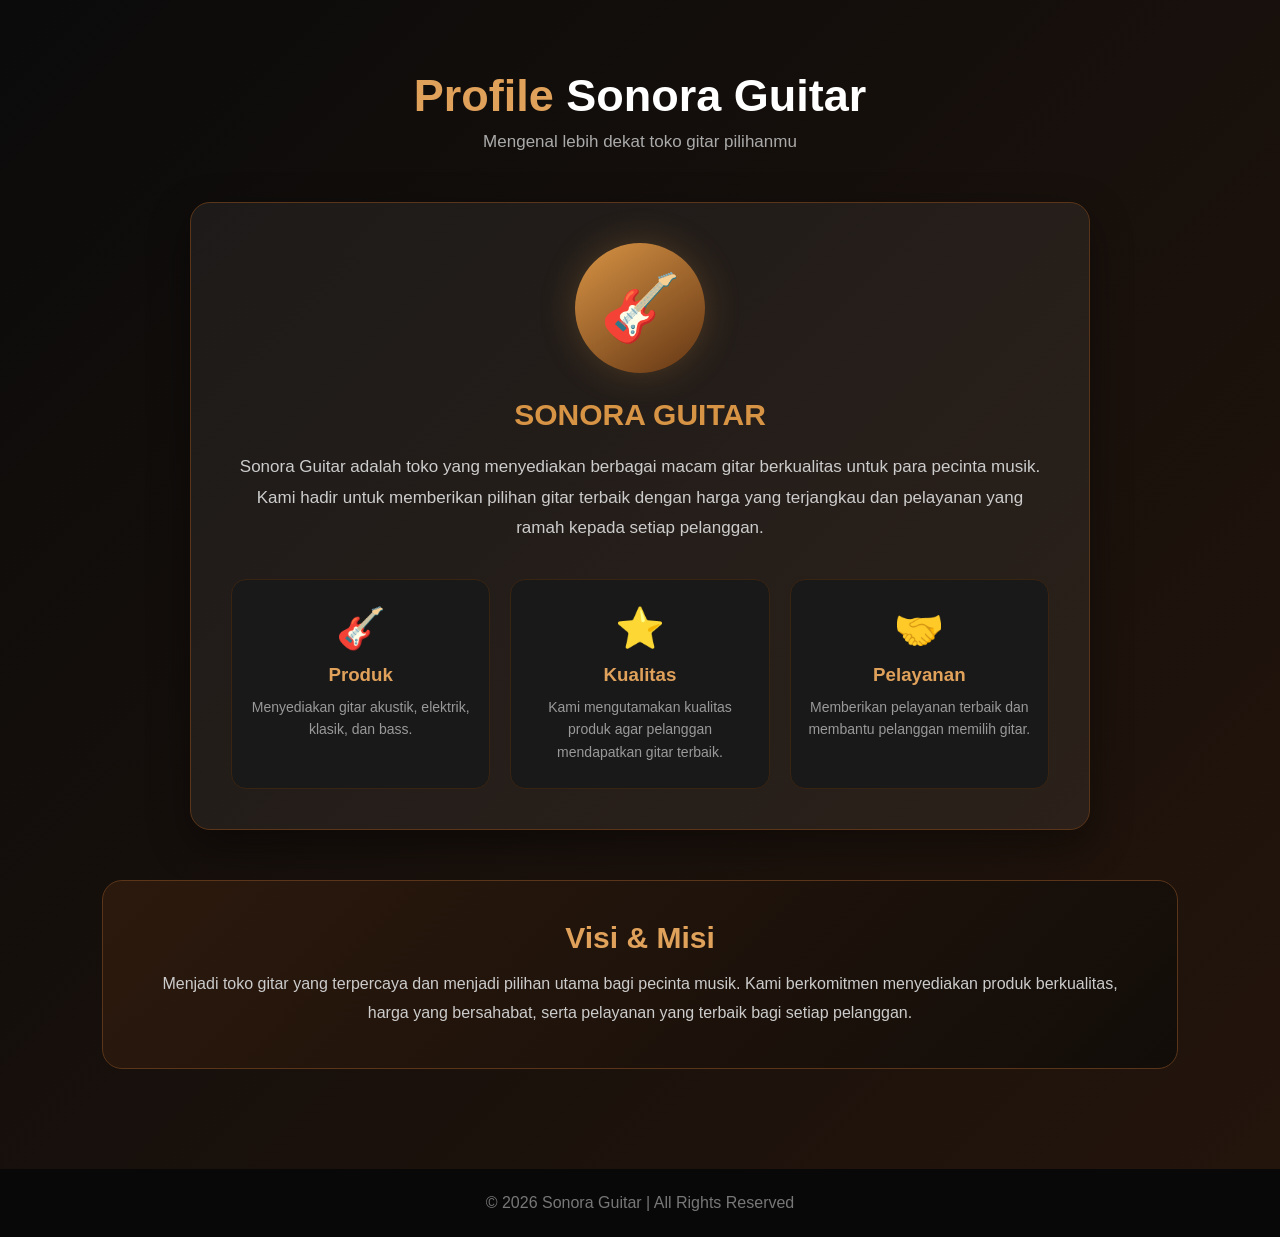
<file: profile.html>
<html>
<head>
    <title>Profile - Sonora Guitar</title>

    <style>
        * {
            margin: 0;
            padding: 0;
            box-sizing: border-box;
            font-family: Arial, sans-serif;
        }

        body {
            background: linear-gradient(135deg, #0b0b0b, #24150c);
            color: white;
        }

        .profile {
            padding: 70px 8%;
            text-align: center;
        }

        .profile h1 {
            font-size: 45px;
            color: #e0a15b;
            margin-bottom: 10px;
        }

        .profile h1 span {
            color: white;
        }

        .subtitle {
            color: #aaa;
            font-size: 17px;
            margin-bottom: 50px;
        }

        .about {
            max-width: 900px;
            margin: auto;
            background: rgba(255,255,255,0.06);
            border: 1px solid #5a3519;
            border-radius: 20px;
            padding: 40px;
            box-shadow: 0 15px 40px rgba(0,0,0,0.4);
        }

        .logo {
            width: 130px;
            height: 130px;
            margin: 0 auto 25px;
            border-radius: 50%;
            background: linear-gradient(145deg, #d89445, #633513);
            display: flex;
            align-items: center;
            justify-content: center;
            font-size: 65px;
            box-shadow: 0 0 35px rgba(216,148,69,0.25);
        }

        .about h2 {
            color: #d89445;
            font-size: 30px;
            margin-bottom: 20px;
        }

        .about p {
            color: #ccc;
            line-height: 1.8;
            font-size: 17px;
        }

        .info {
            display: grid;
            grid-template-columns: repeat(3, 1fr);
            gap: 20px;
            margin-top: 35px;
        }

        .box {
            background: #191919;
            padding: 25px 15px;
            border-radius: 15px;
            border: 1px solid #392412;
            transition: 0.3s;
        }

        .box:hover {
            transform: translateY(-8px);
            border-color: #d89445;
            box-shadow: 0 10px 25px rgba(216,148,69,0.15);
        }

        .box .icon {
            font-size: 40px;
            margin-bottom: 12px;
        }

        .box h3 {
            color: #e0a15b;
            margin-bottom: 10px;
        }

        .box p {
            color: #999;
            font-size: 14px;
            line-height: 1.6;
        }

        .vision {
            margin-top: 50px;
            padding: 40px;
            background: linear-gradient(135deg, #2c190d, #120d09);
            border-radius: 20px;
            border: 1px solid #5a3519;
        }

        .vision h2 {
            color: #e0a15b;
            margin-bottom: 15px;
            font-size: 30px;
        }

        .vision p {
            color: #ccc;
            line-height: 1.8;
        }

        footer {
            background: #080808;
            padding: 25px;
            text-align: center;
            color: #777;
            margin-top: 30px;
        }

        @media (max-width: 768px) {
            .profile h1 {
                font-size: 35px;
            }

            .about {
                padding: 30px 20px;
            }

            .info {
                grid-template-columns: 1fr;
            }
        }
    </style>
</head>

<body>

    <section class="profile">

        <h1>Profile <span>Sonora Guitar</span></h1>

        <p class="subtitle">
            Mengenal lebih dekat toko gitar pilihanmu
        </p>


        <div class="about">

            <div class="logo">
                🎸
            </div>

            <h2>SONORA GUITAR</h2>

            <p>
                Sonora Guitar adalah toko yang menyediakan berbagai
                macam gitar berkualitas untuk para pecinta musik.
                Kami hadir untuk memberikan pilihan gitar terbaik
                dengan harga yang terjangkau dan pelayanan yang
                ramah kepada setiap pelanggan.
            </p>

            <div class="info">

                <div class="box">
                    <div class="icon">🎸</div>

                    <h3>Produk</h3>

                    <p>
                        Menyediakan gitar akustik, elektrik,
                        klasik, dan bass.
                    </p>
                </div>


                <div class="box">
                    <div class="icon">⭐</div>

                    <h3>Kualitas</h3>

                    <p>
                        Kami mengutamakan kualitas produk
                        agar pelanggan mendapatkan gitar terbaik.
                    </p>
                </div>


                <div class="box">
                    <div class="icon">🤝</div>

                    <h3>Pelayanan</h3>

                    <p>
                        Memberikan pelayanan terbaik dan
                        membantu pelanggan memilih gitar.
                    </p>
                </div>

            </div>

        </div>


        <div class="vision">

            <h2>Visi & Misi</h2>

            <p>
                Menjadi toko gitar yang terpercaya dan menjadi
                pilihan utama bagi pecinta musik. Kami berkomitmen
                menyediakan produk berkualitas, harga yang bersahabat,
                serta pelayanan yang terbaik bagi setiap pelanggan.
            </p>

        </div>

    </section>


    <footer>
        <p>
            © 2026 Sonora Guitar | All Rights Reserved
        </p>
    </footer>

</body>
</html>
</file>
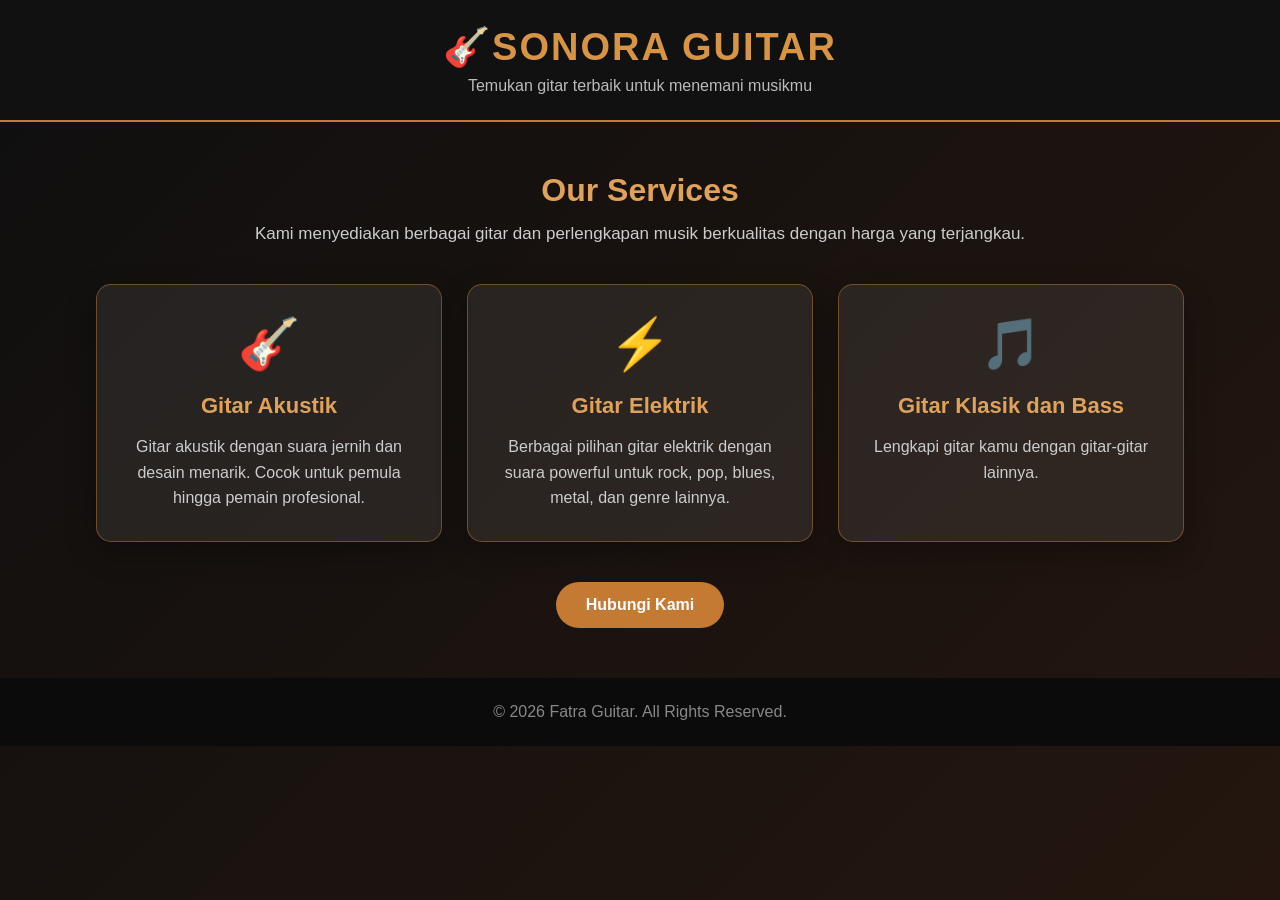
<file: service.html>
<html>
<head>
    <title>Service - SONORA GUITAR Guitar</title>

    <style>
        * {
            margin: 0;
            padding: 0;
            box-sizing: border-box;
            font-family: Arial, sans-serif;
        }

        body {
            background: linear-gradient(135deg, #0f0f0f, #24160f);
            color: white;
            min-height: 100vh;
        }

        header {
            background: #111;
            padding: 25px 8%;
            text-align: center;
            border-bottom: 2px solid #c47a32;
        }

        header h1 {
            color: #d89445;
            font-size: 38px;
            letter-spacing: 2px;
        }

        header p {
            color: #bbb;
            margin-top: 8px;
        }

        .container {
            width: 85%;
            max-width: 1100px;
            margin: 50px auto;
            text-align: center;
        }

        .container h2 {
            font-size: 32px;
            color: #e0a15b;
            margin-bottom: 15px;
        }

        .description {
            color: #ccc;
            margin-bottom: 40px;
            font-size: 17px;
        }

        .services {
            display: grid;
            grid-template-columns: repeat(3, 1fr);
            gap: 25px;
        }

        .card {
            background: rgba(255, 255, 255, 0.08);
            border: 1px solid rgba(216, 148, 69, 0.4);
            border-radius: 15px;
            padding: 30px 20px;
            transition: 0.3s;
            box-shadow: 0 10px 30px rgba(0,0,0,0.3);
        }

        .card:hover {
            transform: translateY(-10px);
            background: rgba(216, 148, 69, 0.15);
            border-color: #d89445;
            box-shadow: 0 15px 35px rgba(216, 148, 69, 0.2);
        }

        .icon {
            font-size: 50px;
            margin-bottom: 20px;
        }

        .card h3 {
            color: #e0a15b;
            font-size: 22px;
            margin-bottom: 15px;
        }

        .card p {
            color: #ccc;
            line-height: 1.6;
        }

        .button {
            display: inline-block;
            margin-top: 40px;
            padding: 14px 30px;
            background: #c47a32;
            color: white;
            text-decoration: none;
            border-radius: 30px;
            font-weight: bold;
            transition: 0.3s;
        }

        .button:hover {
            background: #e09a50;
            transform: scale(1.05);
        }

        footer {
            text-align: center;
            padding: 25px;
            margin-top: 50px;
            background: #0b0b0b;
            color: #888;
        }

        @media (max-width: 768px) {
            .services {
                grid-template-columns: 1fr;
            }

            header h1 {
                font-size: 30px;
            }
        }
    </style>
</head>

<body>

    <header>
        <h1>🎸SONORA GUITAR</h1>
        <p>Temukan gitar terbaik untuk menemani musikmu</p>
    </header>

    <div class="container">

        <h2>Our Services</h2>

        <p class="description">
            Kami menyediakan berbagai gitar dan perlengkapan musik
            berkualitas dengan harga yang terjangkau.
        </p>

        <div class="services">

            <div class="card">
                <div class="icon">🎸</div>
                <h3>Gitar Akustik</h3>
                <p>
                    Gitar akustik dengan suara jernih dan desain menarik.
                    Cocok untuk pemula hingga pemain profesional.
                </p>
            </div>

            <div class="card">
                <div class="icon">⚡</div>
                <h3>Gitar Elektrik</h3>
                <p>
                    Berbagai pilihan gitar elektrik dengan suara powerful
                    untuk rock, pop, blues, metal, dan genre lainnya.
                </p>
            </div>

            <div class="card">
                <div class="icon">🎵</div>
                <h3>Gitar Klasik dan Bass</h3>
                <p>
                    Lengkapi gitar kamu dengan gitar-gitar lainnya.
                </p>
            </div>

        </div>

        <a href="contact.html" class="button">
            Hubungi Kami
        </a>

    </div>

    <footer>
        <p>© 2026 Fatra Guitar. All Rights Reserved.</p>
    </footer>

</body>
</html>
</file>
<file: style.css>
/* =========================
   RESET
   ========================= */

* {
    margin: 0;
    padding: 0;
    box-sizing: border-box;
}


/* =========================
   BODY
   ========================= */

body {
    font-family: Arial, sans-serif;
    background-color: #f2f2f2;
    color: #333;
}


/* =========================
   HEADER
   ========================= */

header {
    background-color:#522516;
    color: white;

    text-align: center;

    padding: 30px;
}

header h1 {
    margin-bottom: 10px;
    font-size: 32px;
}

header p {
    font-size: 16px;
}


/* =========================
   MENU NAVIGASI
   ========================= */

nav {
    background-color: #222;

    text-align: center;

    padding: 10px;
}

nav a {
    display: inline-block;

    color: white;
    text-decoration: none;

    padding: 12px 25px;

    margin: 3px;

    border-radius: 5px;

    transition: 0.3s;
}


/* Saat mouse diarahkan ke menu */

nav a:hover {
    background-color: #1e3a5f;
}


/* =========================
   AREA KONTEN
   ========================= */

main {
    width: 90%;

    margin: 25px auto;

    background-color: white;

    padding: 20px;

    border-radius: 10px;

    box-shadow: 0 3px 10px rgba(0, 0, 0, 0.1);
}

main h2 {
    text-align: center;

    margin-bottom: 20px;

    color: #1e3a5f;
}


/* =========================
   IFRAME
   ========================= */

iframe {
    width: 100%;

    height: 500px;

    border: 2px solid #1e3a5f;

    border-radius: 8px;

    background-color: white;
}


/* =========================
   FOOTER
   ========================= */

footer {
    background-color: black;

    color: white;

    text-align: center;

    padding: 20px;

    margin-top: 20px;
}

footer p {
    margin: 0;
}


/* =========================
   RESPONSIVE
   ========================= */

@media screen and (max-width: 600px) {

    header h1 {
        font-size: 24px;
    }

    nav a {
        display: block;

        margin: 5px 20px;
    }

    main {
        width: 95%;
    }

    iframe {
        height: 400px;
    }
}
</file>
